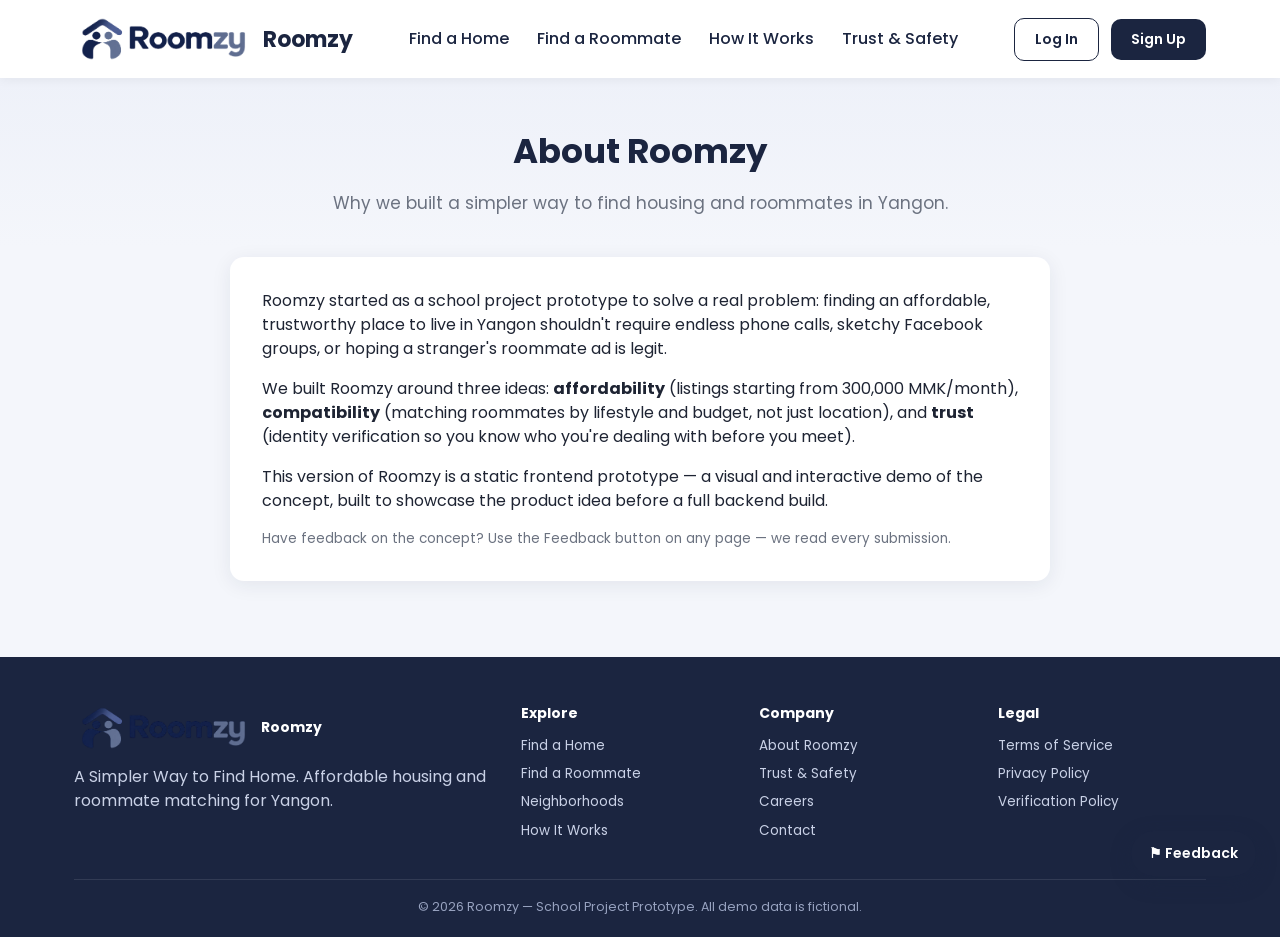
<file: about.html>
<!DOCTYPE html>
<html lang="en">
<head>
<meta charset="UTF-8">
<meta name="viewport" content="width=device-width, initial-scale=1.0">
<title>About - Roomzy</title>
<link rel="stylesheet" href="style.css">
<link rel="preconnect" href="https://fonts.googleapis.com">
<link href="https://fonts.googleapis.com/css2?family=Poppins:wght@400;500;600;700&display=swap" rel="stylesheet">
</head>
<body>

<nav class="navbar">
  <div class="nav-inner">
    <a href="index.html" class="logo"><img src="real-logo.png" alt="Roomzy">Roomzy</a>
    <div class="nav-links">
      <a href="find-a-home.html">Find a Home</a>
      <a href="index.html#roommate">Find a Roommate</a>
      <a href="index.html#how">How It Works</a>
      <a href="index.html#trust">Trust & Safety</a>
    </div>
    <div class="nav-actions" id="navActions"></div>
  </div>
</nav>

<div class="hero" style="padding:48px 0 30px;">
  <div class="container">
    <h1 style="font-size:34px;">About Roomzy</h1>
    <p style="max-width:700px;margin:0 auto;">Why we built a simpler way to find housing and roommates in Yangon.</p>
  </div>
</div>

<div class="container section" style="padding-top:10px;">
  <div style="background:var(--white);border-radius:var(--radius);box-shadow:var(--shadow);padding:32px;max-width:820px;margin:0 auto;">
    <p style="margin-bottom:16px;">Roomzy started as a school project prototype to solve a real problem: finding an affordable, trustworthy place to live in Yangon shouldn't require endless phone calls, sketchy Facebook groups, or hoping a stranger's roommate ad is legit.</p>
    <p style="margin-bottom:16px;">We built Roomzy around three ideas: <b>affordability</b> (listings starting from 300,000 MMK/month), <b>compatibility</b> (matching roommates by lifestyle and budget, not just location), and <b>trust</b> (identity verification so you know who you're dealing with before you meet).</p>
    <p style="margin-bottom:16px;">This version of Roomzy is a static frontend prototype — a visual and interactive demo of the concept, built to showcase the product idea before a full backend build.</p>
    <p style="color:var(--muted);font-size:13.5px;">Have feedback on the concept? Use the Feedback button on any page — we read every submission.</p>
  </div>
</div>

<footer>
  <div class="container">
    <div class="footer-grid">
      <div>
        <h5><a href="index.html" style="color:#fff;display:flex;align-items:center;gap:8px;"><img src="real-logo.png" alt="Roomzy" style="height:50px;">Roomzy</a></h5>
        <p style="margin-top:10px;">A Simpler Way to Find Home. Affordable housing and roommate matching for Yangon.</p>
      </div>
      <div>
        <h5>Explore</h5>
        <ul>
          <li><a href="find-a-home.html">Find a Home</a></li>
          <li><a href="index.html#roommate">Find a Roommate</a></li>
          <li><a href="index.html#neighborhoods">Neighborhoods</a></li>
          <li><a href="index.html#how">How It Works</a></li>
        </ul>
      </div>
      <div>
        <h5>Company</h5>
        <ul>
          <li><a href="about.html">About Roomzy</a></li>
          <li><a href="index.html#trust">Trust & Safety</a></li>
          <li><a href="careers.html">Careers</a></li>
          <li><a href="contact.html">Contact</a></li>
        </ul>
      </div>
      <div>
        <h5>Legal</h5>
        <ul>
          <li><a href="terms.html">Terms of Service</a></li>
          <li><a href="privacy.html">Privacy Policy</a></li>
          <li><a href="verification.html">Verification Policy</a></li>
        </ul>
      </div>
    </div>
    <div class="footer-bottom">© 2026 Roomzy — School Project Prototype. All demo data is fictional.</div>
  </div>
</footer>

<div id="toast" class="toast"></div>
<script src="app.js"></script>
</body>
</html>
</file>
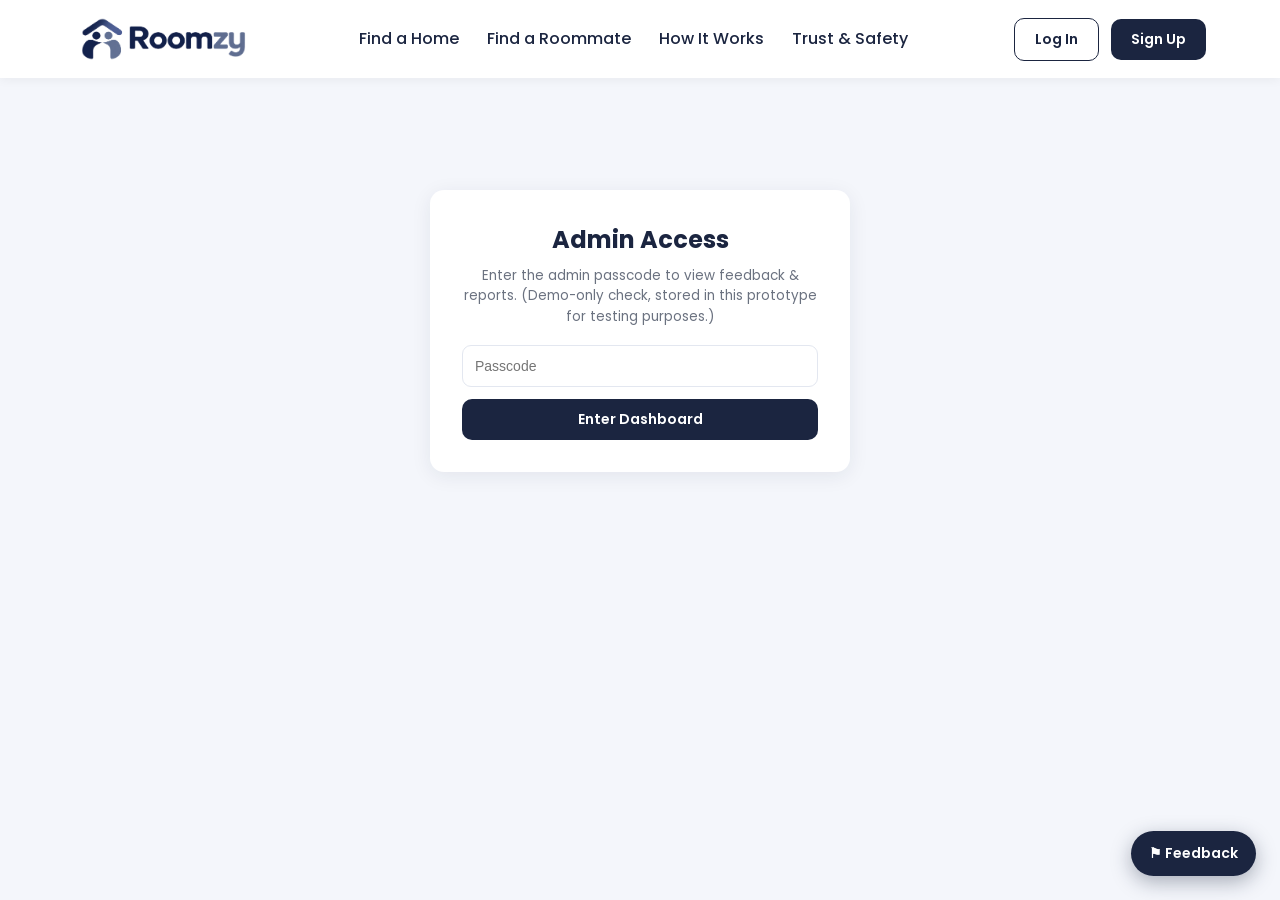
<file: admin.html>
<!DOCTYPE html>
<html lang="en">
<head>
<meta charset="UTF-8">
<meta name="viewport" content="width=device-width, initial-scale=1.0">
<title>Admin Dashboard - Roomzy</title>
<link rel="stylesheet" href="style.css">
<link rel="preconnect" href="https://fonts.googleapis.com">
<link href="https://fonts.googleapis.com/css2?family=Poppins:wght@400;500;600;700&display=swap" rel="stylesheet">
<style>
  /* ===== Admin-only styles (kept separate from style.css so you can move them later) ===== */
  .admin-wrap{padding:32px 0 60px;}
  .admin-head{display:flex;justify-content:space-between;align-items:flex-end;flex-wrap:wrap;gap:12px;margin-bottom:24px;}
  .admin-head h1{color:var(--navy);font-size:26px;}
  .admin-head p{color:var(--muted);font-size:13.5px;margin-top:4px;}
  .admin-stats{display:grid;grid-template-columns:repeat(auto-fit,minmax(160px,1fr));gap:16px;margin-bottom:28px;}
  .admin-stat{background:var(--white);border-radius:var(--radius);box-shadow:var(--shadow);padding:18px;text-align:center;}
  .admin-stat .num{font-size:26px;font-weight:700;color:var(--navy);}
  .admin-stat .lbl{font-size:12.5px;color:var(--muted);margin-top:2px;}
  .admin-toolbar{display:flex;gap:10px;flex-wrap:wrap;align-items:center;margin-bottom:18px;}
  .admin-toolbar select,.admin-toolbar input{
    padding:10px 12px;border:1.5px solid #e3e7f0;border-radius:9px;font-size:13.5px;background:var(--white);color:var(--text);
  }
  .admin-toolbar input{flex:1;min-width:180px;}
  .admin-table-wrap{background:var(--white);border-radius:var(--radius);box-shadow:var(--shadow);overflow-x:auto;}
  table.admin-table{width:100%;border-collapse:collapse;font-size:13.5px;min-width:760px;}
  table.admin-table th{
    text-align:left;background:var(--bg);color:var(--navy);font-size:12px;text-transform:uppercase;
    letter-spacing:.03em;padding:12px 14px;border-bottom:1.5px solid #e3e7f0;white-space:nowrap;
  }
  table.admin-table td{padding:12px 14px;border-bottom:1px solid #eef1f7;vertical-align:top;}
  table.admin-table tr:last-child td{border-bottom:none;}
  table.admin-table tr:hover{background:#f8f9fc;}
  .pill{display:inline-block;padding:4px 10px;border-radius:20px;font-size:11.5px;font-weight:700;}
  .pill-Feedback{background:#e7ecfb;color:#2c3a63;}
  .pill-Bug{background:#fde8e8;color:#c0392b;}
  .pill-Listing{background:#fef3d6;color:#9a6c00;}
  .pill-User{background:#f3e1fb;color:#7a2ea8;}
  .pill-Other{background:#e6f6ec;color:#1e6b3f;}
  .status-pill{display:inline-block;padding:4px 10px;border-radius:20px;font-size:11.5px;font-weight:700;cursor:pointer;border:none;}
  .status-Open{background:#fde8e8;color:#c0392b;}
  .status-Reviewing{background:#fef3d6;color:#9a6c00;}
  .status-Resolved{background:#e6f6ec;color:#1e6b3f;}
  .subject-cell{font-weight:600;color:var(--navy);max-width:180px;}
  .details-cell{max-width:280px;color:var(--muted);}
  .meta-cell{font-size:12px;color:var(--muted);white-space:nowrap;}
  .del-btn{background:none;color:#c0392b;font-size:16px;padding:4px 8px;border-radius:6px;}
  .del-btn:hover{background:#fde8e8;}
  .empty-state{padding:50px 20px;text-align:center;color:var(--muted);}
  .empty-state .icon{font-size:34px;margin-bottom:10px;}
  .admin-lock{
    max-width:420px;margin:80px auto;background:var(--white);border-radius:var(--radius);
    box-shadow:var(--shadow);padding:32px;text-align:center;
  }
  .admin-lock h2{color:var(--navy);margin-bottom:8px;}
  .admin-lock p{color:var(--muted);font-size:13.5px;margin-bottom:18px;}
  .admin-lock input{width:100%;padding:12px;border:1.5px solid #e3e7f0;border-radius:9px;margin-bottom:12px;font-size:14px;}
  .export-btn{font-size:13px;}
  @media(max-width:700px){
    .admin-head{flex-direction:column;align-items:flex-start;}
  }
</style>
</head>
<body>

<nav class="navbar">
  <div class="nav-inner">
    <a href="index.html" class="logo"><img src="real-logo.png" alt="Roomzy"></a>
    <div class="nav-links">
      <a href="find-a-home.html">Find a Home</a>
      <a href="index.html#roommate">Find a Roommate</a>
      <a href="index.html#how">How It Works</a>
      <a href="index.html#trust">Trust & Safety</a>
    </div>
    <div class="nav-actions" id="navActions"></div>
  </div>
</nav>

<div class="container admin-wrap" id="adminGate">
  <div class="admin-lock" id="lockBox">
    <h2>Admin Access</h2>
    <p>Enter the admin passcode to view feedback &amp; reports. (Demo-only check, stored in this prototype for testing purposes.)</p>
    <input type="password" id="adminPass" placeholder="Passcode">
    <button class="btn btn-primary" style="width:100%" onclick="checkAdminPass()">Enter Dashboard</button>
  </div>
</div>

<div class="container admin-wrap" id="adminContent" style="display:none;">
  <div class="admin-head">
    <div>
      <h1>Admin Dashboard</h1>
      <p>Review feedback, bug reports, and flagged listings/users submitted through the site.</p>
    </div>
    <div style="display:flex;gap:10px;">
      <button class="btn btn-outline export-btn" onclick="exportCSV()">Export CSV</button>
      <button class="btn btn-outline export-btn" onclick="clearAllFeedback()">Clear All</button>
    </div>
  </div>

  <div class="admin-stats" id="adminStats"></div>

  <div class="admin-toolbar">
    <select id="filterType" onchange="renderAdminTable()">
      <option value="">All Types</option>
      <option value="Feedback">General Feedback</option>
      <option value="Bug">Bug</option>
      <option value="Listing">Listing</option>
      <option value="User">User</option>
      <option value="Other">Other</option>
    </select>
    <select id="filterStatus" onchange="renderAdminTable()">
      <option value="">All Statuses</option>
      <option value="Open">Open</option>
      <option value="Reviewing">Reviewing</option>
      <option value="Resolved">Resolved</option>
    </select>
    <input type="text" id="searchBox" placeholder="Search subject or details..." oninput="renderAdminTable()">
  </div>

  <div class="admin-table-wrap">
    <table class="admin-table">
      <thead>
        <tr>
          <th>Type</th>
          <th>Subject</th>
          <th>Details</th>
          <th>Reported By</th>
          <th>Page</th>
          <th>Date</th>
          <th>Status</th>
          <th></th>
        </tr>
      </thead>
      <tbody id="adminTableBody"></tbody>
    </table>
    <div class="empty-state" id="emptyState" style="display:none;">
      <div class="icon">&#128203;</div>
      <p>No feedback or reports match your filters yet.</p>
    </div>
  </div>
</div>

<div id="toast" class="toast"></div>

<script src="app.js"></script>
<script>
/* ===================== ADMIN DASHBOARD LOGIC =====================
   Reads/writes the same 'roomzy_feedback' localStorage key used by
   the Feedback & Report button on the public-facing pages.
   Passcode check is a demo-only client-side gate — NOT real security.
   In a real backend build, this whole page becomes a protected admin
   route guarded by server-side auth + role checks (see README).
=================================================================== */

const ADMIN_PASSCODE = "roomzy2026"; // change this anytime, it's just a local demo gate

function checkAdminPass(){
  const val = document.getElementById('adminPass').value;
  if(val === ADMIN_PASSCODE){
    sessionStorage.setItem('roomzy_admin_ok','1');
    document.getElementById('adminGate').style.display='none';
    document.getElementById('adminContent').style.display='block';
    renderAdminDashboard();
  } else {
    toast('Incorrect passcode');
  }
}

function getFeedbackList(){
  return JSON.parse(localStorage.getItem('roomzy_feedback') || '[]');
}
function saveFeedbackList(list){
  localStorage.setItem('roomzy_feedback', JSON.stringify(list));
}

function renderAdminStats(){
  const list = getFeedbackList();
  const open = list.filter(x=>x.status==='Open').length;
  const reviewing = list.filter(x=>x.status==='Reviewing').length;
  const resolved = list.filter(x=>x.status==='Resolved').length;
  const stats = [
    {num:list.length, lbl:'Total Reports'},
    {num:open, lbl:'Open'},
    {num:reviewing, lbl:'Reviewing'},
    {num:resolved, lbl:'Resolved'}
  ];
  document.getElementById('adminStats').innerHTML = stats.map(s=>
    `<div class="admin-stat"><div class="num">${s.num}</div><div class="lbl">${s.lbl}</div></div>`
  ).join('');
}

function renderAdminTable(){
  const list = getFeedbackList().sort((a,b)=> b.id - a.id);
  const typeF = document.getElementById('filterType').value;
  const statusF = document.getElementById('filterStatus').value;
  const q = document.getElementById('searchBox').value.toLowerCase();

  const filtered = list.filter(item=>{
    if(typeF && item.type !== typeF) return false;
    if(statusF && item.status !== statusF) return false;
    if(q && !(item.subject.toLowerCase().includes(q) || item.details.toLowerCase().includes(q))) return false;
    return true;
  });

  const body = document.getElementById('adminTableBody');
  const empty = document.getElementById('emptyState');

  if(filtered.length === 0){
    body.innerHTML = '';
    empty.style.display = 'block';
    return;
  }
  empty.style.display = 'none';

  body.innerHTML = filtered.map(item=>{
    const dt = new Date(item.date);
    const dateStr = dt.toLocaleDateString() + ' ' + dt.toLocaleTimeString([], {hour:'2-digit',minute:'2-digit'});
    return `
      <tr>
        <td><span class="pill pill-${item.type}">${item.type}</span></td>
        <td class="subject-cell">${escapeHtml(item.subject)}</td>
        <td class="details-cell">${escapeHtml(item.details)}</td>
        <td class="meta-cell">${item.email ? escapeHtml(item.email) : '<em>anonymous</em>'}</td>
        <td class="meta-cell">${escapeHtml(item.page || '-')}</td>
        <td class="meta-cell">${dateStr}</td>
        <td>
          <select class="status-pill status-${item.status}" onchange="updateStatus(${item.id}, this.value)">
            <option value="Open" ${item.status==='Open'?'selected':''}>Open</option>
            <option value="Reviewing" ${item.status==='Reviewing'?'selected':''}>Reviewing</option>
            <option value="Resolved" ${item.status==='Resolved'?'selected':''}>Resolved</option>
          </select>
        </td>
        <td><button class="del-btn" onclick="deleteFeedback(${item.id})" title="Delete">&times;</button></td>
      </tr>`;
  }).join('');
}

function updateStatus(id, newStatus){
  const list = getFeedbackList();
  const idx = list.findIndex(x=>x.id === id);
  if(idx > -1){
    list[idx].status = newStatus;
    saveFeedbackList(list);
    toast('Status updated to ' + newStatus);
    renderAdminStats();
    renderAdminTable();
  }
}

function deleteFeedback(id){
  if(!confirm('Delete this report? This cannot be undone.')) return;
  let list = getFeedbackList();
  list = list.filter(x=>x.id !== id);
  saveFeedbackList(list);
  toast('Report deleted');
  renderAdminStats();
  renderAdminTable();
}

function clearAllFeedback(){
  if(!confirm('Clear ALL feedback and reports? This cannot be undone.')) return;
  saveFeedbackList([]);
  toast('All reports cleared');
  renderAdminStats();
  renderAdminTable();
}

function exportCSV(){
  const list = getFeedbackList();
  if(list.length === 0){ toast('No data to export'); return; }
  const headers = ['id','type','subject','details','email','page','date','status'];
  const rows = list.map(item => headers.map(h => `"${String(item[h]||'').replace(/"/g,'""')}"`).join(','));
  const csv = headers.join(',') + '\n' + rows.join('\n');
  const blob = new Blob([csv], {type:'text/csv'});
  const url = URL.createObjectURL(blob);
  const a = document.createElement('a');
  a.href = url;
  a.download = 'roomzy_feedback_export.csv';
  a.click();
  URL.revokeObjectURL(url);
  toast('CSV exported');
}

function escapeHtml(str){
  const div = document.createElement('div');
  div.textContent = str;
  return div.innerHTML;
}

function renderAdminDashboard(){
  renderAdminStats();
  renderAdminTable();
}

document.addEventListener('DOMContentLoaded', function(){
  if(sessionStorage.getItem('roomzy_admin_ok') === '1'){
    document.getElementById('adminGate').style.display='none';
    document.getElementById('adminContent').style.display='block';
    renderAdminDashboard();
  }
});
</script>
</body>
</html>
</file>
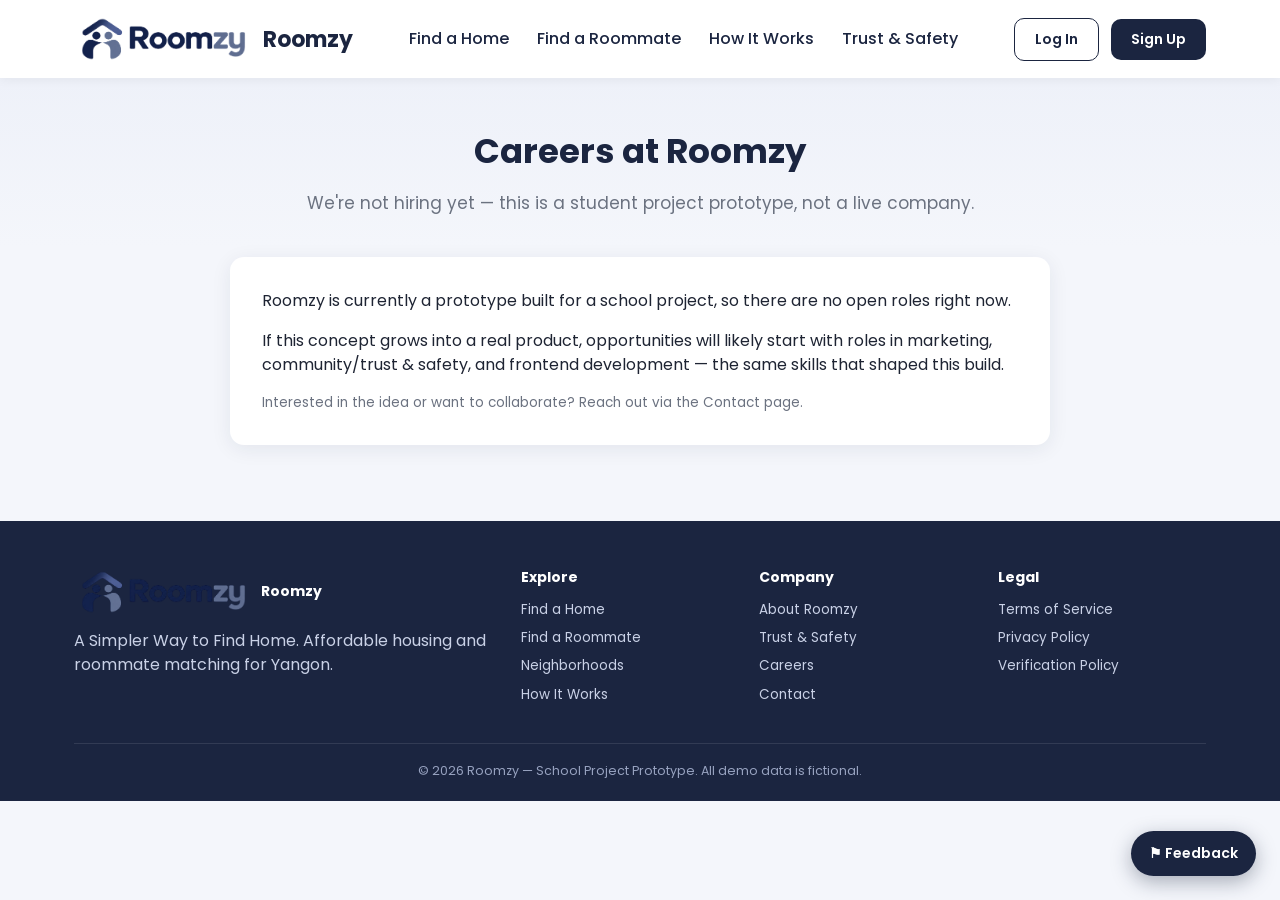
<file: careers.html>
<!DOCTYPE html>
<html lang="en">
<head>
<meta charset="UTF-8">
<meta name="viewport" content="width=device-width, initial-scale=1.0">
<title>Careers - Roomzy</title>
<link rel="stylesheet" href="style.css">
<link rel="preconnect" href="https://fonts.googleapis.com">
<link href="https://fonts.googleapis.com/css2?family=Poppins:wght@400;500;600;700&display=swap" rel="stylesheet">
</head>
<body>

<nav class="navbar">
  <div class="nav-inner">
    <a href="index.html" class="logo"><img src="real-logo.png" alt="Roomzy">Roomzy</a>
    <div class="nav-links">
      <a href="find-a-home.html">Find a Home</a>
      <a href="index.html#roommate">Find a Roommate</a>
      <a href="index.html#how">How It Works</a>
      <a href="index.html#trust">Trust & Safety</a>
    </div>
    <div class="nav-actions" id="navActions"></div>
  </div>
</nav>

<div class="hero" style="padding:48px 0 30px;">
  <div class="container">
    <h1 style="font-size:34px;">Careers at Roomzy</h1>
    <p style="max-width:700px;margin:0 auto;">We're not hiring yet — this is a student project prototype, not a live company.</p>
  </div>
</div>

<div class="container section" style="padding-top:10px;">
  <div style="background:var(--white);border-radius:var(--radius);box-shadow:var(--shadow);padding:32px;max-width:820px;margin:0 auto;">
    <p style="margin-bottom:16px;">Roomzy is currently a prototype built for a school project, so there are no open roles right now.</p>
    <p style="margin-bottom:16px;">If this concept grows into a real product, opportunities will likely start with roles in marketing, community/trust & safety, and frontend development — the same skills that shaped this build.</p>
    <p style="color:var(--muted);font-size:13.5px;">Interested in the idea or want to collaborate? Reach out via the Contact page.</p>
  </div>
</div>

<footer>
  <div class="container">
    <div class="footer-grid">
      <div>
        <h5><a href="index.html" style="color:#fff;display:flex;align-items:center;gap:8px;"><img src="real-logo.png" alt="Roomzy" style="height:50px;">Roomzy</a></h5>
        <p style="margin-top:10px;">A Simpler Way to Find Home. Affordable housing and roommate matching for Yangon.</p>
      </div>
      <div>
        <h5>Explore</h5>
        <ul>
          <li><a href="find-a-home.html">Find a Home</a></li>
          <li><a href="index.html#roommate">Find a Roommate</a></li>
          <li><a href="index.html#neighborhoods">Neighborhoods</a></li>
          <li><a href="index.html#how">How It Works</a></li>
        </ul>
      </div>
      <div>
        <h5>Company</h5>
        <ul>
          <li><a href="about.html">About Roomzy</a></li>
          <li><a href="index.html#trust">Trust & Safety</a></li>
          <li><a href="careers.html">Careers</a></li>
          <li><a href="contact.html">Contact</a></li>
        </ul>
      </div>
      <div>
        <h5>Legal</h5>
        <ul>
          <li><a href="terms.html">Terms of Service</a></li>
          <li><a href="privacy.html">Privacy Policy</a></li>
          <li><a href="verification.html">Verification Policy</a></li>
        </ul>
      </div>
    </div>
    <div class="footer-bottom">© 2026 Roomzy — School Project Prototype. All demo data is fictional.</div>
  </div>
</footer>

<div id="toast" class="toast"></div>
<script src="app.js"></script>
</body>
</html>
</file>
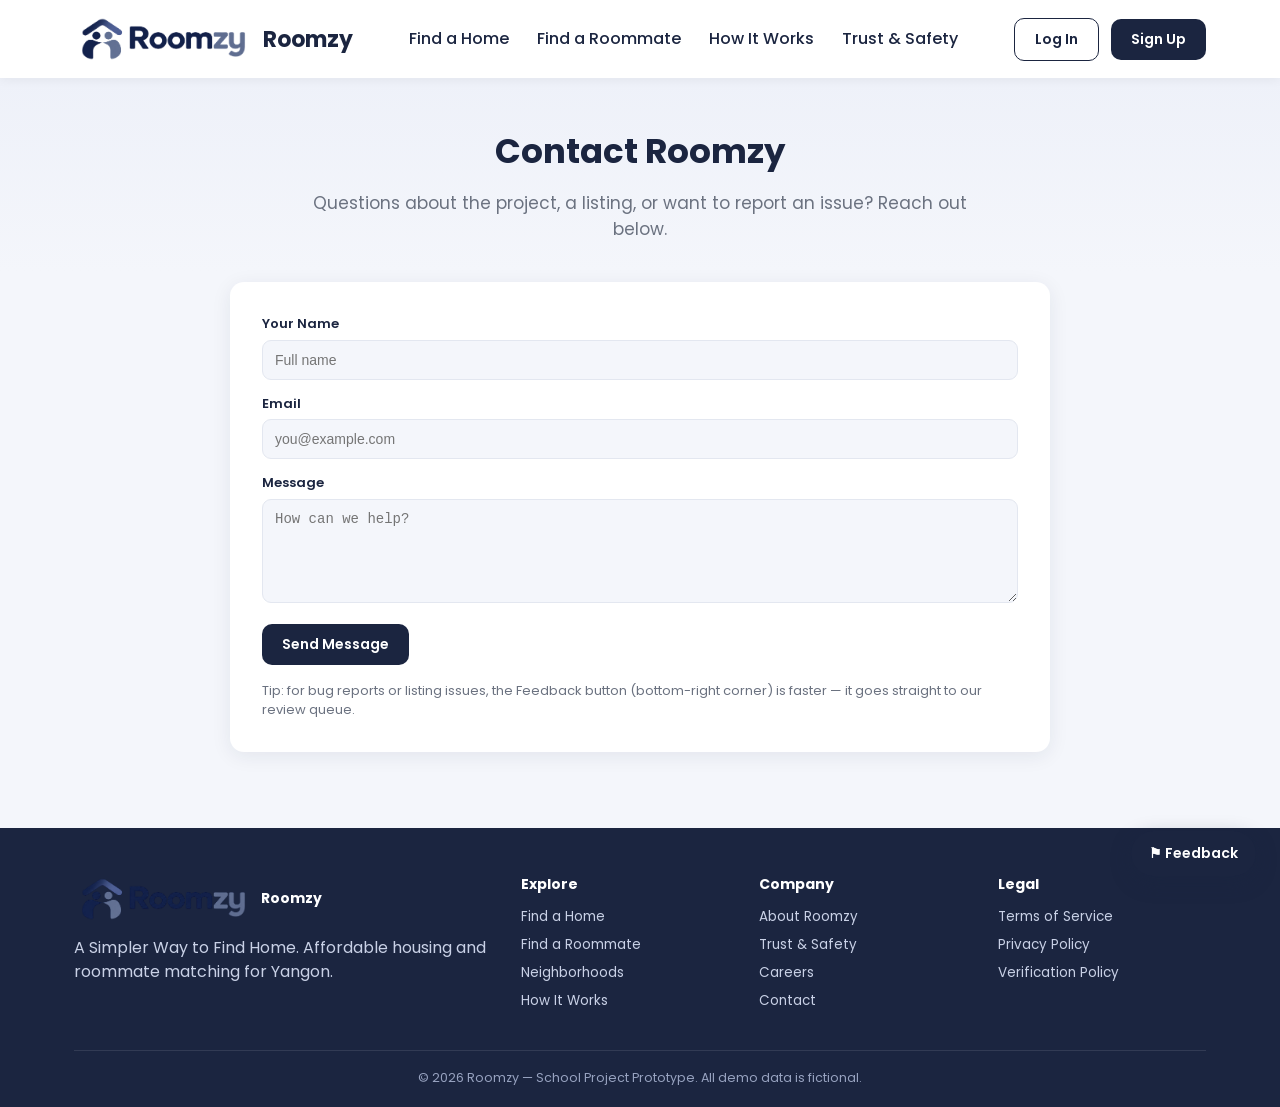
<file: contact.html>
<!DOCTYPE html>
<html lang="en">
<head>
<meta charset="UTF-8">
<meta name="viewport" content="width=device-width, initial-scale=1.0">
<title>Contact - Roomzy</title>
<link rel="stylesheet" href="style.css">
<link rel="preconnect" href="https://fonts.googleapis.com">
<link href="https://fonts.googleapis.com/css2?family=Poppins:wght@400;500;600;700&display=swap" rel="stylesheet">
</head>
<body>

<nav class="navbar">
  <div class="nav-inner">
    <a href="index.html" class="logo"><img src="real-logo.png" alt="Roomzy">Roomzy</a>
    <div class="nav-links">
      <a href="find-a-home.html">Find a Home</a>
      <a href="index.html#roommate">Find a Roommate</a>
      <a href="index.html#how">How It Works</a>
      <a href="index.html#trust">Trust & Safety</a>
    </div>
    <div class="nav-actions" id="navActions"></div>
  </div>
</nav>

<div class="hero" style="padding:48px 0 30px;">
  <div class="container">
    <h1 style="font-size:34px;">Contact Roomzy</h1>
    <p style="max-width:700px;margin:0 auto;">Questions about the project, a listing, or want to report an issue? Reach out below.</p>
  </div>
</div>

<div class="container section" style="padding-top:10px;">
  <div style="background:var(--white);border-radius:var(--radius);box-shadow:var(--shadow);padding:32px;max-width:820px;margin:0 auto;">
    <form id="contactUsForm" onsubmit="handleContactUs(event)">
      <div class="form-group">
        <label>Your Name</label>
        <input type="text" name="name" placeholder="Full name" required>
      </div>
      <div class="form-group">
        <label>Email</label>
        <input type="email" name="email" placeholder="you@example.com" required>
      </div>
      <div class="form-group">
        <label>Message</label>
        <textarea name="message" rows="5" placeholder="How can we help?" required></textarea>
      </div>
      <button type="submit" class="btn btn-primary">Send Message</button>
    </form>
    <p style="color:var(--muted);font-size:13px;margin-top:16px;">Tip: for bug reports or listing issues, the Feedback button (bottom-right corner) is faster — it goes straight to our review queue.</p>
  </div>
</div>

<footer>
  <div class="container">
    <div class="footer-grid">
      <div>
        <h5><a href="index.html" style="color:#fff;display:flex;align-items:center;gap:8px;"><img src="real-logo.png" alt="Roomzy" style="height:50px;">Roomzy</a></h5>
        <p style="margin-top:10px;">A Simpler Way to Find Home. Affordable housing and roommate matching for Yangon.</p>
      </div>
      <div>
        <h5>Explore</h5>
        <ul>
          <li><a href="find-a-home.html">Find a Home</a></li>
          <li><a href="index.html#roommate">Find a Roommate</a></li>
          <li><a href="index.html#neighborhoods">Neighborhoods</a></li>
          <li><a href="index.html#how">How It Works</a></li>
        </ul>
      </div>
      <div>
        <h5>Company</h5>
        <ul>
          <li><a href="about.html">About Roomzy</a></li>
          <li><a href="index.html#trust">Trust & Safety</a></li>
          <li><a href="careers.html">Careers</a></li>
          <li><a href="contact.html">Contact</a></li>
        </ul>
      </div>
      <div>
        <h5>Legal</h5>
        <ul>
          <li><a href="terms.html">Terms of Service</a></li>
          <li><a href="privacy.html">Privacy Policy</a></li>
          <li><a href="verification.html">Verification Policy</a></li>
        </ul>
      </div>
    </div>
    <div class="footer-bottom">© 2026 Roomzy — School Project Prototype. All demo data is fictional.</div>
  </div>
</footer>

<div id="toast" class="toast"></div>
<script src="app.js"></script>
<script>
function handleContactUs(e){
  e.preventDefault();
  toast("Message sent! We will get back to you soon.");
  e.target.reset();
}
</script>
</body>
</html>
</file>
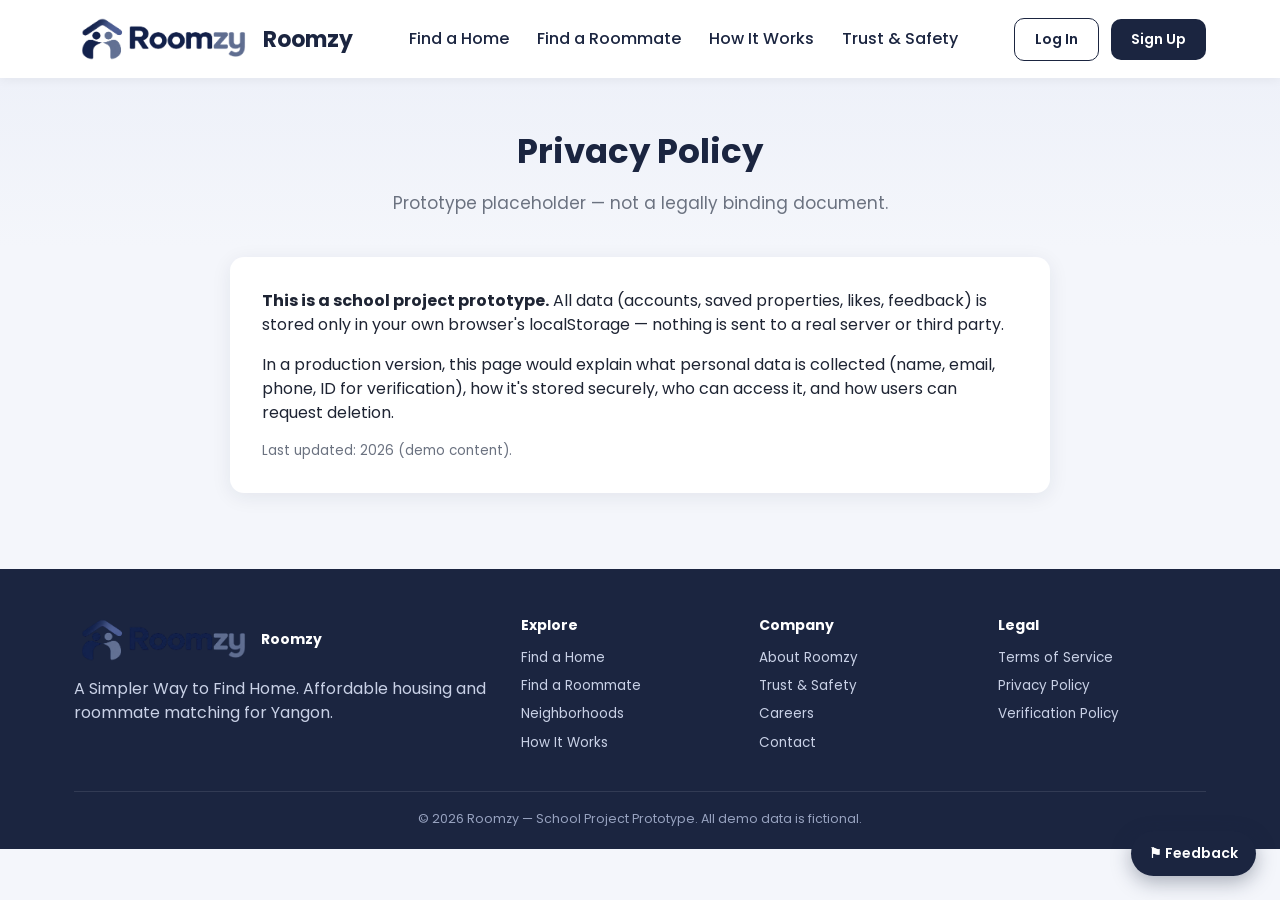
<file: privacy.html>
<!DOCTYPE html>
<html lang="en">
<head>
<meta charset="UTF-8">
<meta name="viewport" content="width=device-width, initial-scale=1.0">
<title>Privacy Policy - Roomzy</title>
<link rel="stylesheet" href="style.css">
<link rel="preconnect" href="https://fonts.googleapis.com">
<link href="https://fonts.googleapis.com/css2?family=Poppins:wght@400;500;600;700&display=swap" rel="stylesheet">
</head>
<body>

<nav class="navbar">
  <div class="nav-inner">
    <a href="index.html" class="logo"><img src="real-logo.png" alt="Roomzy">Roomzy</a>
    <div class="nav-links">
      <a href="find-a-home.html">Find a Home</a>
      <a href="index.html#roommate">Find a Roommate</a>
      <a href="index.html#how">How It Works</a>
      <a href="index.html#trust">Trust & Safety</a>
    </div>
    <div class="nav-actions" id="navActions"></div>
  </div>
</nav>

<div class="hero" style="padding:48px 0 30px;">
  <div class="container">
    <h1 style="font-size:34px;">Privacy Policy</h1>
    <p style="max-width:700px;margin:0 auto;">Prototype placeholder — not a legally binding document.</p>
  </div>
</div>

<div class="container section" style="padding-top:10px;">
  <div style="background:var(--white);border-radius:var(--radius);box-shadow:var(--shadow);padding:32px;max-width:820px;margin:0 auto;">
    <p style="margin-bottom:16px;"><b>This is a school project prototype.</b> All data (accounts, saved properties, likes, feedback) is stored only in your own browser's localStorage — nothing is sent to a real server or third party.</p>
    <p style="margin-bottom:16px;">In a production version, this page would explain what personal data is collected (name, email, phone, ID for verification), how it's stored securely, who can access it, and how users can request deletion.</p>
    <p style="color:var(--muted);font-size:13.5px;">Last updated: 2026 (demo content).</p>
  </div>
</div>

<footer>
  <div class="container">
    <div class="footer-grid">
      <div>
        <h5><a href="index.html" style="color:#fff;display:flex;align-items:center;gap:8px;"><img src="real-logo.png" alt="Roomzy" style="height:50px;">Roomzy</a></h5>
        <p style="margin-top:10px;">A Simpler Way to Find Home. Affordable housing and roommate matching for Yangon.</p>
      </div>
      <div>
        <h5>Explore</h5>
        <ul>
          <li><a href="find-a-home.html">Find a Home</a></li>
          <li><a href="index.html#roommate">Find a Roommate</a></li>
          <li><a href="index.html#neighborhoods">Neighborhoods</a></li>
          <li><a href="index.html#how">How It Works</a></li>
        </ul>
      </div>
      <div>
        <h5>Company</h5>
        <ul>
          <li><a href="about.html">About Roomzy</a></li>
          <li><a href="index.html#trust">Trust & Safety</a></li>
          <li><a href="careers.html">Careers</a></li>
          <li><a href="contact.html">Contact</a></li>
        </ul>
      </div>
      <div>
        <h5>Legal</h5>
        <ul>
          <li><a href="terms.html">Terms of Service</a></li>
          <li><a href="privacy.html">Privacy Policy</a></li>
          <li><a href="verification.html">Verification Policy</a></li>
        </ul>
      </div>
    </div>
    <div class="footer-bottom">© 2026 Roomzy — School Project Prototype. All demo data is fictional.</div>
  </div>
</footer>

<div id="toast" class="toast"></div>
<script src="app.js"></script>
</body>
</html>
</file>
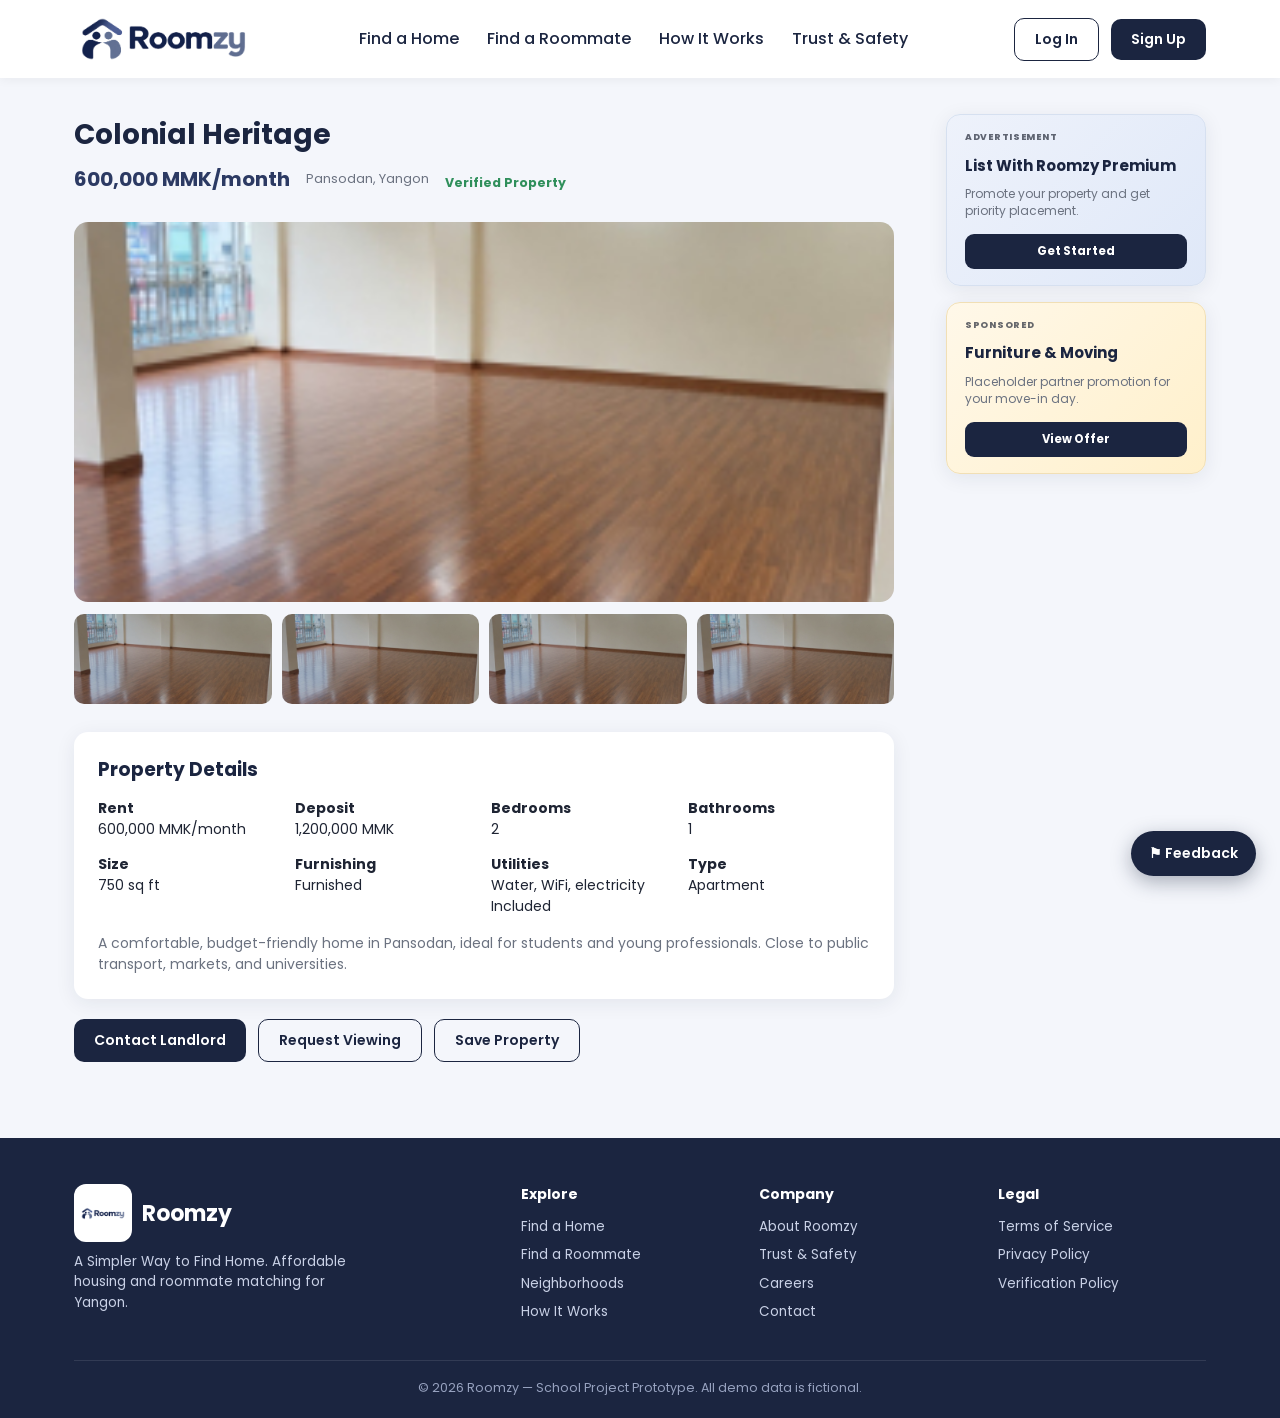
<file: property.html>
<!DOCTYPE html>
<html lang="en">
<head>
<meta charset="UTF-8">
<meta name="viewport" content="width=device-width, initial-scale=1.0">
<title>Property Detail — Roomzy</title>
<link rel="stylesheet" href="style.css">
<link href="https://fonts.googleapis.com/css2?family=Poppins:wght@400;500;600;700&display=swap" rel="stylesheet">
</head>
<body>


<nav class="navbar">
  <div class="nav-inner">
    <a href="index.html" class="logo"><img src="real-logo.png" alt="Roomzy"></a>
    <div class="nav-links">
      <a href="find-a-home.html">Find a Home</a>
      <a href="index.html#roommate">Find a Roommate</a>
      <a href="index.html#how">How It Works</a>
      <a href="index.html#trust">Trust & Safety</a>
    </div>
    <div class="nav-actions" id="navActions"></div>
    <button class="hamburger">☰</button>
  </div>
</nav>


<section class="section" style="padding-top:36px;">
  <div class="container with-ad-rail">
    <div class="main-column" style="max-width:820px;">
      <div id="propertyDetail"></div>
    </div>
    <aside class="ad-rail" aria-label="Advertisements">
      <div class="placeholder-ad ad-rail-card ad-blue">
        <span class="ad-label">ADVERTISEMENT</span>
        <strong>List With Roomzy Premium</strong>
        <p>Promote your property and get priority placement.</p>
        <button class="ad-action" onclick="toast('Premium Listing — coming soon!')">Get Started</button>
      </div>
      <div class="placeholder-ad ad-rail-card ad-amber">
        <span class="ad-label">SPONSORED</span>
        <strong>Furniture & Moving</strong>
        <p>Placeholder partner promotion for your move-in day.</p>
        <button class="ad-action" onclick="toast('Placeholder partner ad')">View Offer</button>
      </div>
    </aside>
  </div>
</section>


<footer>
  <div class="container">
    <div class="footer-grid">
      <div>
        <div class="logo" style="color:#fff;margin-bottom:10px;">
          <span class="footer-logo-badge"><img src="real-logo.png" alt=""></span>Roomzy
        </div>
        <p style="font-size:13.5px;max-width:280px;">A Simpler Way to Find Home. Affordable housing and roommate matching for Yangon.</p>
      </div>
      <div>
        <h5>Explore</h5>
        <ul>
          <li><a href="find-a-home.html">Find a Home</a></li>
          <li><a href="index.html#roommate">Find a Roommate</a></li>
          <li><a href="index.html#neighborhoods">Neighborhoods</a></li>
          <li><a href="index.html#how">How It Works</a></li>
        </ul>
      </div>
      <div>
        <h5>Company</h5>
        <ul>
          <li><a href="about.html">About Roomzy</a></li>
          <li><a href="index.html#trust">Trust & Safety</a></li>
          <li><a href="careers.html">Careers</a></li>
          <li><a href="contact.html">Contact</a></li>
        </ul>
      </div>
      <div>
        <h5>Legal</h5>
        <ul>
          <li><a href="terms.html">Terms of Service</a></li>
          <li><a href="privacy.html">Privacy Policy</a></li>
          <li><a href="verification.html">Verification Policy</a></li>
        </ul>
      </div>
    </div>
    <div class="footer-bottom">© 2026 Roomzy — School Project Prototype. All demo data is fictional.</div>
  </div>
</footer>


<div class="modal-overlay" id="loginModal">
  <div class="modal">
    <button class="modal-close" onclick="closeModal('loginModal')">✕</button>
    <h3>Welcome Back</h3>
    <p class="sub">Log in to your Roomzy account</p>
    <form onsubmit="handleLogin(event)">
      <div class="form-group"><label>Email</label><input type="email" name="email" required placeholder="you@example.com"></div>
      <div class="form-group"><label>Password</label><input type="password" name="password" required placeholder="••••••••"></div>
      <button class="btn btn-primary" type="submit">Log In</button>
    </form>
    <div class="form-toggle">Don't have an account? <span onclick="closeModal('loginModal');openModal('registerModal')">Sign up</span></div>
  </div>
</div>

<div class="modal-overlay" id="registerModal">
  <div class="modal">
    <button class="modal-close" onclick="closeModal('registerModal')">✕</button>
    <h3>Create Your Account</h3>
    <p class="sub">Join Roomzy — you must be 18 or older. Your roommate matches will be based on the preferences you enter below.</p>

    <form onsubmit="handleRegister(event)">
      <div class="profile-section-title">Account details</div>
      <div class="form-row">
        <div class="form-group"><label>Full Name</label><input type="text" name="fullname" required placeholder="Your full name"></div>
        <div class="form-group"><label>Profile Name</label><input type="text" name="profilename" required placeholder="How others see you"></div>
      </div>
      <div class="form-row">
        <div class="form-group"><label>Email</label><input type="email" name="email" required placeholder="you@example.com"></div>
        <div class="form-group"><label>Password</label><input type="password" name="password" required minlength="6" placeholder="At least 6 characters"></div>
      </div>
      <div class="form-row">
        <div class="form-group"><label>Phone Number</label><input type="tel" name="phone" required placeholder="09-xxx-xxxxxx"></div>
        <div class="form-group"><label>Date of Birth</label><input type="date" name="dob" required></div>
      </div>

      <div class="profile-section-title">Roommate preferences</div>
      <div class="form-row">
        <div class="form-group">
          <label>Preferred Location</label>
          <select name="location" required>
            <option value="">Select township</option>
            <option>Sanchaung</option><option>Kamayut</option><option>Bahan</option>
            <option>Yankin</option><option>Hlaing</option><option>Tamwe</option>
            <option>Pansodan</option><option>Dagon</option><option>Downtown Yangon</option>
          </select>
        </div>
        <div class="form-group">
          <label>Budget per month (MMK)</label>
          <div class="form-row" style="gap:8px;">
            <input type="number" name="budgetMin" required min="300000" step="10000" placeholder="Min (e.g. 300000)">
            <input type="number" name="budgetMax" required min="300000" step="10000" placeholder="Max (e.g. 500000)">
          </div>
        </div>
      </div>

      <div class="form-group">
        <label>Hobbies & Interests <span style="font-weight:400;color:var(--muted);">(choose at least 2)</span></label>
        <div class="hobby-grid">
          <label class="hobby-option"><input type="checkbox" name="hobbies" value="Gaming"> Gaming</label>
          <label class="hobby-option"><input type="checkbox" name="hobbies" value="Fitness"> Fitness</label>
          <label class="hobby-option"><input type="checkbox" name="hobbies" value="Cooking"> Cooking</label>
          <label class="hobby-option"><input type="checkbox" name="hobbies" value="Music"> Music</label>
          <label class="hobby-option"><input type="checkbox" name="hobbies" value="Movies"> Movies</label>
          <label class="hobby-option"><input type="checkbox" name="hobbies" value="Reading"> Reading</label>
          <label class="hobby-option"><input type="checkbox" name="hobbies" value="Travel"> Travel</label>
          <label class="hobby-option"><input type="checkbox" name="hobbies" value="Photography"> Photography</label>
          <label class="hobby-option"><input type="checkbox" name="hobbies" value="Sports"> Sports</label>
          <label class="hobby-option"><input type="checkbox" name="hobbies" value="Art"> Art</label>
          <label class="hobby-option"><input type="checkbox" name="hobbies" value="Study"> Study</label>
          <label class="hobby-option"><input type="checkbox" name="hobbies" value="Fashion"> Fashion</label>
          <label class="hobby-option"><input type="checkbox" name="hobbies" value="Technology"> Technology</label>
          <label class="hobby-option"><input type="checkbox" name="hobbies" value="Nightlife"> Nightlife</label>
        </div>
        <div class="profile-helper">Your matches are calculated from the information you enter here.</div>
      </div>

      <div class="form-row">
        <div class="form-group"><label>Sleep Schedule</label>
          <select name="sleepSchedule" required>
            <option value="">Select</option><option>Early sleeper</option><option>Flexible</option><option>Night owl</option>
          </select>
        </div>
        <div class="form-group"><label>Cleanliness</label>
          <select name="cleanliness" required>
            <option value="">Select</option><option>Relaxed</option><option>Moderate</option><option>Very clean</option>
          </select>
        </div>
      </div>

      <div class="form-row">
        <div class="form-group"><label>Noise Preference</label>
          <select name="noisePreference" required>
            <option value="">Select</option><option>Quiet</option><option>Moderate</option><option>Social / lively</option>
          </select>
        </div>
        <div class="form-group"><label>Cooking</label>
          <select name="cooking" required>
            <option value="">Select</option><option>Rarely</option><option>Sometimes</option><option>Often</option>
          </select>
        </div>
      </div>

      <div class="form-row">
        <div class="form-group"><label>Guests</label>
          <select name="guests" required>
            <option value="">Select</option><option>Rarely</option><option>Sometimes</option><option>Often</option>
          </select>
        </div>
        <div class="form-group"><label>Smoking</label>
          <select name="smoking" required>
            <option value="">Select</option><option>Non-smoker</option><option>Occasional</option><option>Smoker</option>
          </select>
        </div>
      </div>

      <div class="form-row">
        <div class="form-group"><label>Pets</label>
          <select name="pets" required>
            <option value="">Select</option><option>No pets</option><option>Pet-friendly</option><option>Has pets</option>
          </select>
        </div>
        <div class="form-group"><label>Work / Study Schedule</label>
          <select name="schedule" required>
            <option value="">Select</option><option>Student</option><option>9–5 worker</option><option>Shift / flexible</option>
          </select>
        </div>
      </div>

      <div class="form-group">
        <label>About Me</label>
        <textarea name="bio" rows="3" required maxlength="240" placeholder="Tell potential roommates a little about yourself..."></textarea>
      </div>

      <button class="btn btn-primary" type="submit" style="width:100%">Create Account & Find My Matches</button>
    </form>

    <div class="form-toggle">Already have an account? <span onclick="closeModal('registerModal');openModal('loginModal')">Log in</span></div>
  </div>
</div>

<div class="modal-overlay" id="contactModal">
  <div class="modal">
    <button class="modal-close" onclick="closeModal('contactModal')">✕</button>
    <h3>Contact Landlord</h3>
    <p class="sub">Send a message directly — no roommate matching required</p>
    <form onsubmit="handleContact(event)">
      <div class="form-group"><label>Your Message</label><textarea rows="4" required placeholder="Hi, is this apartment still available?"></textarea></div>
      <button class="btn btn-primary" type="submit">Send Message</button>
    </form>
  </div>
</div>

<div class="modal-overlay" id="viewingModal">
  <div class="modal">
    <button class="modal-close" onclick="closeModal('viewingModal')">✕</button>
    <h3>Request a Viewing</h3>
    <form onsubmit="handleViewing(event)">
      <div class="form-group"><label>Preferred Date</label><input type="date" required></div>
      <div class="form-group"><label>Preferred Time</label><input type="time" required></div>
      <div class="form-group"><label>Message</label><textarea rows="3" placeholder="Any notes for the landlord?"></textarea></div>
      <button class="btn btn-primary" type="submit">Submit Request</button>
    </form>
  </div>
</div>

<script src="app.js"></script>
</body>
</html>
</file>
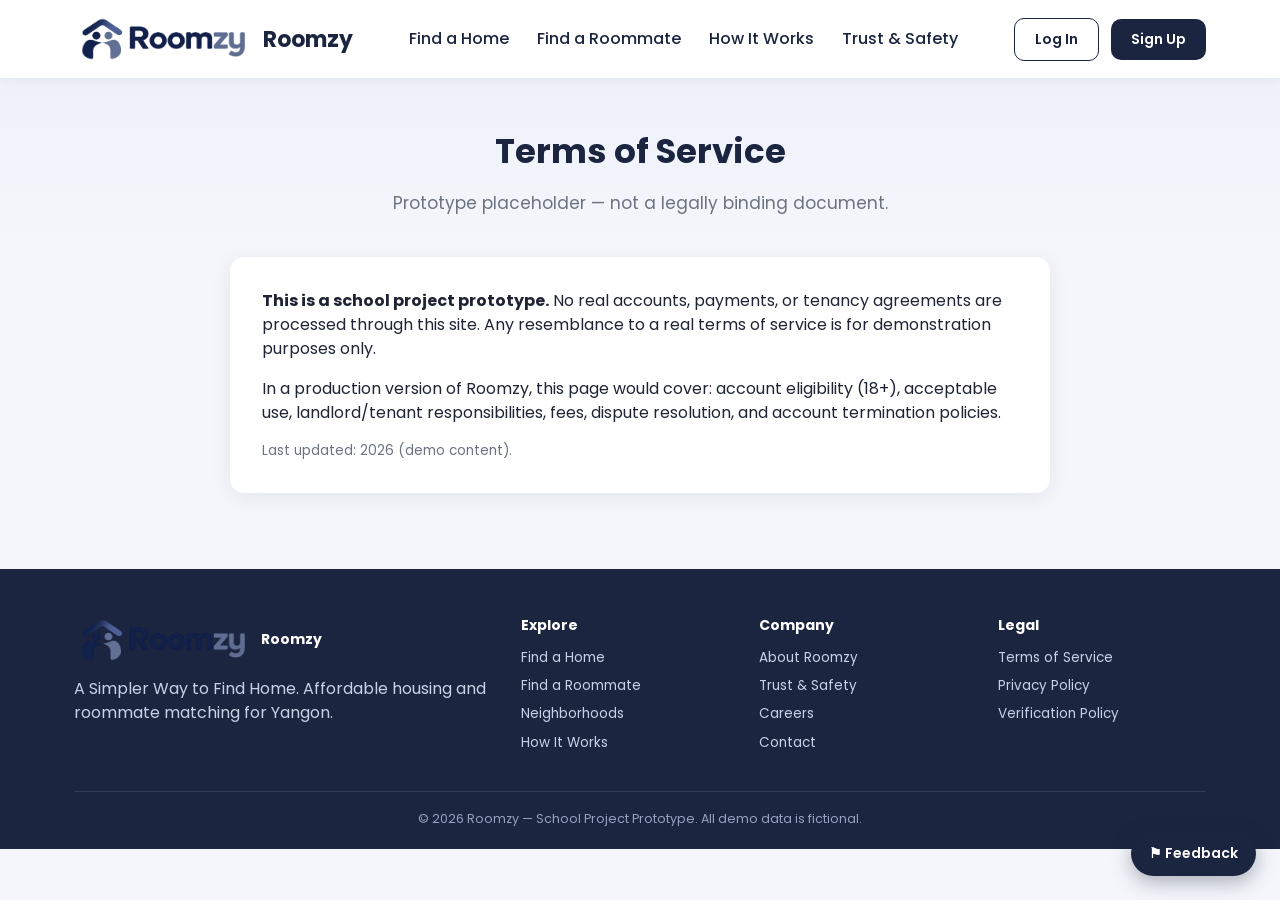
<file: terms.html>
<!DOCTYPE html>
<html lang="en">
<head>
<meta charset="UTF-8">
<meta name="viewport" content="width=device-width, initial-scale=1.0">
<title>Terms of Service - Roomzy</title>
<link rel="stylesheet" href="style.css">
<link rel="preconnect" href="https://fonts.googleapis.com">
<link href="https://fonts.googleapis.com/css2?family=Poppins:wght@400;500;600;700&display=swap" rel="stylesheet">
</head>
<body>

<nav class="navbar">
  <div class="nav-inner">
    <a href="index.html" class="logo"><img src="real-logo.png" alt="Roomzy">Roomzy</a>
    <div class="nav-links">
      <a href="find-a-home.html">Find a Home</a>
      <a href="index.html#roommate">Find a Roommate</a>
      <a href="index.html#how">How It Works</a>
      <a href="index.html#trust">Trust & Safety</a>
    </div>
    <div class="nav-actions" id="navActions"></div>
  </div>
</nav>

<div class="hero" style="padding:48px 0 30px;">
  <div class="container">
    <h1 style="font-size:34px;">Terms of Service</h1>
    <p style="max-width:700px;margin:0 auto;">Prototype placeholder — not a legally binding document.</p>
  </div>
</div>

<div class="container section" style="padding-top:10px;">
  <div style="background:var(--white);border-radius:var(--radius);box-shadow:var(--shadow);padding:32px;max-width:820px;margin:0 auto;">
    <p style="margin-bottom:16px;"><b>This is a school project prototype.</b> No real accounts, payments, or tenancy agreements are processed through this site. Any resemblance to a real terms of service is for demonstration purposes only.</p>
    <p style="margin-bottom:16px;">In a production version of Roomzy, this page would cover: account eligibility (18+), acceptable use, landlord/tenant responsibilities, fees, dispute resolution, and account termination policies.</p>
    <p style="color:var(--muted);font-size:13.5px;">Last updated: 2026 (demo content).</p>
  </div>
</div>

<footer>
  <div class="container">
    <div class="footer-grid">
      <div>
        <h5><a href="index.html" style="color:#fff;display:flex;align-items:center;gap:8px;"><img src="real-logo.png" alt="Roomzy" style="height:50px;">Roomzy</a></h5>
        <p style="margin-top:10px;">A Simpler Way to Find Home. Affordable housing and roommate matching for Yangon.</p>
      </div>
      <div>
        <h5>Explore</h5>
        <ul>
          <li><a href="find-a-home.html">Find a Home</a></li>
          <li><a href="index.html#roommate">Find a Roommate</a></li>
          <li><a href="index.html#neighborhoods">Neighborhoods</a></li>
          <li><a href="index.html#how">How It Works</a></li>
        </ul>
      </div>
      <div>
        <h5>Company</h5>
        <ul>
          <li><a href="about.html">About Roomzy</a></li>
          <li><a href="index.html#trust">Trust & Safety</a></li>
          <li><a href="careers.html">Careers</a></li>
          <li><a href="contact.html">Contact</a></li>
        </ul>
      </div>
      <div>
        <h5>Legal</h5>
        <ul>
          <li><a href="terms.html">Terms of Service</a></li>
          <li><a href="privacy.html">Privacy Policy</a></li>
          <li><a href="verification.html">Verification Policy</a></li>
        </ul>
      </div>
    </div>
    <div class="footer-bottom">© 2026 Roomzy — School Project Prototype. All demo data is fictional.</div>
  </div>
</footer>

<div id="toast" class="toast"></div>
<script src="app.js"></script>
</body>
</html>
</file>
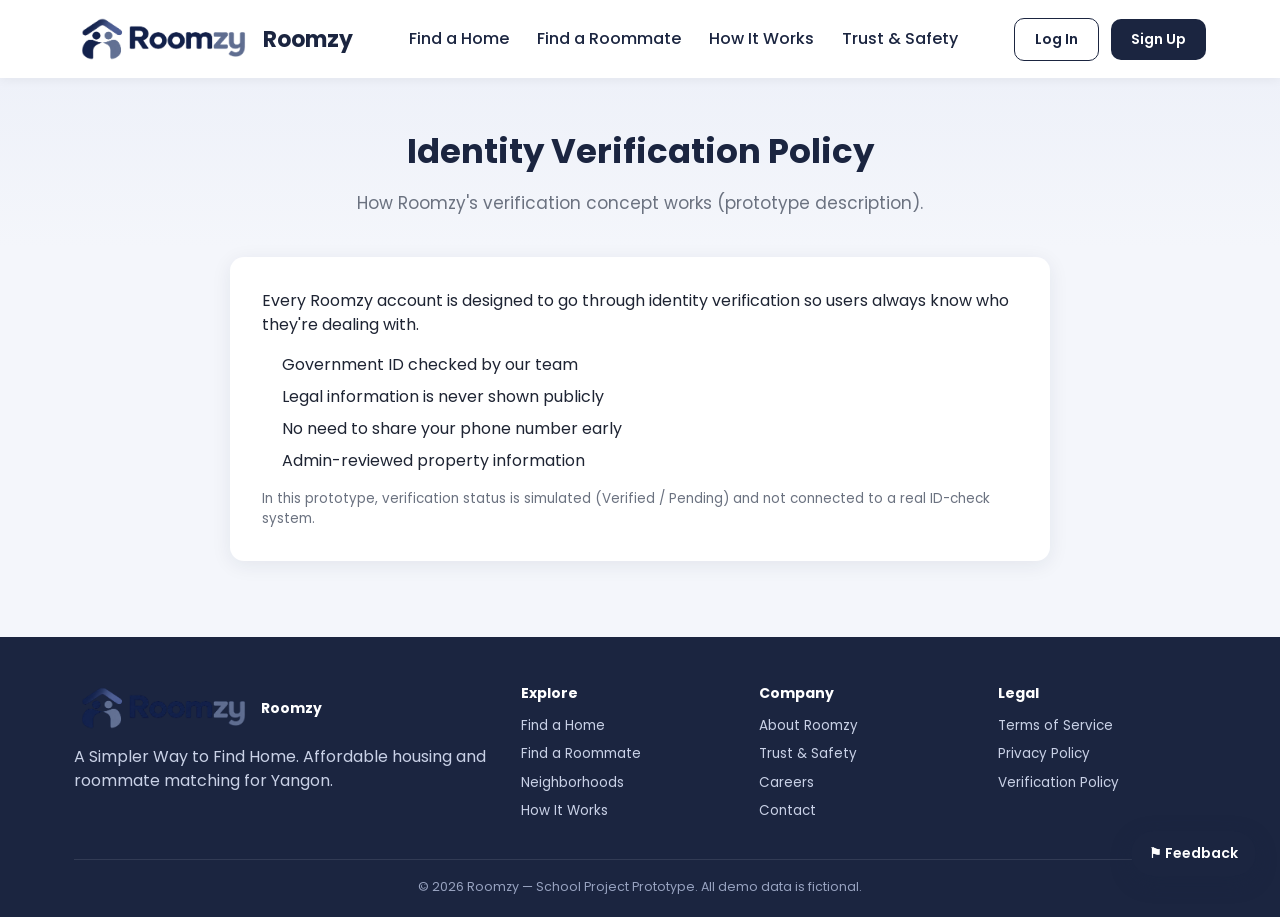
<file: verification.html>
<!DOCTYPE html>
<html lang="en">
<head>
<meta charset="UTF-8">
<meta name="viewport" content="width=device-width, initial-scale=1.0">
<title>Verification Policy - Roomzy</title>
<link rel="stylesheet" href="style.css">
<link rel="preconnect" href="https://fonts.googleapis.com">
<link href="https://fonts.googleapis.com/css2?family=Poppins:wght@400;500;600;700&display=swap" rel="stylesheet">
</head>
<body>

<nav class="navbar">
  <div class="nav-inner">
    <a href="index.html" class="logo"><img src="real-logo.png" alt="Roomzy">Roomzy</a>
    <div class="nav-links">
      <a href="find-a-home.html">Find a Home</a>
      <a href="index.html#roommate">Find a Roommate</a>
      <a href="index.html#how">How It Works</a>
      <a href="index.html#trust">Trust & Safety</a>
    </div>
    <div class="nav-actions" id="navActions"></div>
  </div>
</nav>

<div class="hero" style="padding:48px 0 30px;">
  <div class="container">
    <h1 style="font-size:34px;">Identity Verification Policy</h1>
    <p style="max-width:700px;margin:0 auto;">How Roomzy's verification concept works (prototype description).</p>
  </div>
</div>

<div class="container section" style="padding-top:10px;">
  <div style="background:var(--white);border-radius:var(--radius);box-shadow:var(--shadow);padding:32px;max-width:820px;margin:0 auto;">
    <p style="margin-bottom:16px;">Every Roomzy account is designed to go through identity verification so users always know who they're dealing with.</p>
    <ul style="margin:0 0 16px 20px;color:var(--text);">
      <li style="margin-bottom:8px;">Government ID checked by our team</li>
      <li style="margin-bottom:8px;">Legal information is never shown publicly</li>
      <li style="margin-bottom:8px;">No need to share your phone number early</li>
      <li style="margin-bottom:8px;">Admin-reviewed property information</li>
    </ul>
    <p style="color:var(--muted);font-size:13.5px;">In this prototype, verification status is simulated (Verified / Pending) and not connected to a real ID-check system.</p>
  </div>
</div>

<footer>
  <div class="container">
    <div class="footer-grid">
      <div>
        <h5><a href="index.html" style="color:#fff;display:flex;align-items:center;gap:8px;"><img src="real-logo.png" alt="Roomzy" style="height:50px;">Roomzy</a></h5>
        <p style="margin-top:10px;">A Simpler Way to Find Home. Affordable housing and roommate matching for Yangon.</p>
      </div>
      <div>
        <h5>Explore</h5>
        <ul>
          <li><a href="find-a-home.html">Find a Home</a></li>
          <li><a href="index.html#roommate">Find a Roommate</a></li>
          <li><a href="index.html#neighborhoods">Neighborhoods</a></li>
          <li><a href="index.html#how">How It Works</a></li>
        </ul>
      </div>
      <div>
        <h5>Company</h5>
        <ul>
          <li><a href="about.html">About Roomzy</a></li>
          <li><a href="index.html#trust">Trust & Safety</a></li>
          <li><a href="careers.html">Careers</a></li>
          <li><a href="contact.html">Contact</a></li>
        </ul>
      </div>
      <div>
        <h5>Legal</h5>
        <ul>
          <li><a href="terms.html">Terms of Service</a></li>
          <li><a href="privacy.html">Privacy Policy</a></li>
          <li><a href="verification.html">Verification Policy</a></li>
        </ul>
      </div>
    </div>
    <div class="footer-bottom">© 2026 Roomzy — School Project Prototype. All demo data is fictional.</div>
  </div>
</footer>

<div id="toast" class="toast"></div>
<script src="app.js"></script>
</body>
</html>
</file>
<file: style.css>
:root{
  --navy:#1b2540;
  --navy-2:#2c3a63;
  --blue-gray:#6b7c9c;
  --blue-gray-light:#9aa8c2;
  --bg:#f4f6fb;
  --white:#ffffff;
  --text:#1e2433;
  --muted:#6b7280;
  --radius:14px;
  --shadow:0 4px 20px rgba(27,37,64,0.08);
}
*{box-sizing:border-box;margin:0;padding:0;}
body{
  font-family:'Poppins',-apple-system,BlinkMacSystemFont,'Segoe UI',sans-serif;
  background:var(--bg);
  color:var(--text);
  line-height:1.5;
}
a{text-decoration:none;color:inherit;}
img{max-width:100%;display:block;}
button{font-family:inherit;cursor:pointer;border:none;}
ul{list-style:none;}

.container{max-width:1180px;margin:0 auto;padding:0 24px;}

/* NAV */
.navbar{
  position:sticky;top:0;z-index:100;
  background:var(--white);
  box-shadow:0 2px 10px rgba(0,0,0,0.05);
}
.nav-inner{
  display:flex;align-items:center;justify-content:space-between;
  padding:14px 24px;max-width:1180px;margin:0 auto;
}
.logo{display:flex;align-items:center;gap:10px;font-weight:700;font-size:22px;color:var(--navy);}
.logo img{height:50px;width:auto;max-width:220px;object-fit:contain;display:block;}
.logo-icon{width:34px;height:34px;border-radius:8px;background:linear-gradient(135deg,var(--navy),var(--blue-gray-light));}
.footer-logo-badge{display:inline-flex;align-items:center;justify-content:center;width:58px;height:58px;background:#fff;border-radius:12px;padding:6px;flex-shrink:0;overflow:hidden;}
.footer-logo-badge img{height:100%;width:100%;object-fit:contain;display:block;}
.nav-links{display:flex;gap:28px;font-weight:500;color:var(--navy);}
.nav-links a:hover{color:var(--blue-gray);}
.nav-actions{display:flex;gap:12px;align-items:center;}
.btn{
  padding:10px 20px;border-radius:10px;font-weight:600;font-size:14px;
  transition:all .2s ease;display:inline-block;
}
.btn-primary{background:var(--navy);color:var(--white);}
.btn-primary:hover{background:var(--navy-2);}
.btn-outline{background:transparent;color:var(--navy);border:1.5px solid var(--navy);}
.btn-outline:hover{background:var(--navy);color:var(--white);}
.btn-ghost{background:transparent;color:var(--navy);font-weight:600;}
.hamburger{display:none;font-size:26px;background:none;color:var(--navy);}

/* PREMIUM BANNER */
.premium-banner{
  background:linear-gradient(120deg,var(--navy) 0%,var(--navy-2) 60%,var(--blue-gray) 100%);
  color:var(--white);padding:22px 0;
}
.premium-inner{
  display:flex;align-items:center;justify-content:space-between;flex-wrap:wrap;gap:16px;
  max-width:1180px;margin:0 auto;padding:0 24px;
}
.premium-text h3{font-size:19px;margin-bottom:4px;}
.premium-text p{font-size:14px;color:#cdd6ea;}
.premium-actions{display:flex;gap:10px;}
.btn-white{background:var(--white);color:var(--navy);}
.btn-white:hover{background:#e7ebf5;}
.btn-outline-white{border:1.5px solid var(--white);color:var(--white);background:transparent;}
.btn-outline-white:hover{background:rgba(255,255,255,0.12);}

/* AD PLACEMENTS */
.ad-top-strip{background:#f7f9fd;border-bottom:1px solid #e8ebf3;padding:14px 0;}
.ad-top-grid{display:grid;grid-template-columns:1fr 1fr;gap:14px;}
.placeholder-ad{border-radius:14px;box-shadow:var(--shadow);padding:16px 18px;position:relative;overflow:hidden;display:flex;align-items:center;gap:14px;min-height:88px;}
.placeholder-ad .ad-label{font-size:9px;font-weight:800;letter-spacing:.08em;opacity:.68;position:absolute;top:9px;right:12px;}
.placeholder-ad strong{display:block;color:var(--navy);font-size:15px;margin-bottom:4px;padding-right:56px;}
.placeholder-ad small,.placeholder-ad p{display:block;color:var(--muted);font-size:12px;line-height:1.45;margin:0;}
.ad-blue{background:linear-gradient(135deg,#eef2fb,#dfe8f8);border:1px solid #d6e0f0;}
.ad-mint{background:linear-gradient(135deg,#edf9f6,#dff3ee);border:1px solid #cfece5;}
.ad-amber{background:linear-gradient(135deg,#fff8e9,#fff0cb);border:1px solid #f1dfb5;}
.ad-action{margin-left:auto;flex-shrink:0;border:0;border-radius:9px;background:var(--navy);color:#fff;padding:9px 12px;font-size:11.5px;font-weight:700;}
.ad-action:hover{background:var(--navy-2);}
.with-ad-rail{display:grid;grid-template-columns:minmax(0,1fr) 260px;gap:28px;align-items:start;}
.main-column{min-width:0;}
.ad-rail{display:flex;flex-direction:column;gap:16px;position:sticky;top:90px;}
.ad-rail-card{display:block;min-height:auto;}
.ad-rail-card strong{padding-right:0;font-size:15px;}
.ad-rail-card .ad-label{position:static;display:block;margin-bottom:10px;font-size:9px;}
.ad-rail-card p{margin:8px 0 14px;}
.ad-rail-card .ad-action{margin:0;width:100%;}

/* HERO */
.hero{
  background:linear-gradient(180deg,#eef1f9 0%,var(--bg) 100%);
  padding:64px 0 40px;text-align:center;
}
.hero h1{font-size:42px;color:var(--navy);font-weight:700;margin-bottom:14px;}
.hero p{font-size:17px;color:var(--muted);max-width:620px;margin:0 auto 28px;}
.hero-ctas{display:flex;justify-content:center;gap:16px;margin-bottom:36px;}
.hero-ctas .btn{padding:14px 30px;font-size:15px;}

/* SEARCH BAR */
.search-bar{
  background:var(--white);border-radius:var(--radius);box-shadow:var(--shadow);
  padding:18px;display:flex;flex-wrap:wrap;gap:12px;max-width:920px;margin:0 auto;
}
.search-bar select,.search-bar input{
  flex:1;min-width:140px;padding:12px 14px;border:1.5px solid #e3e7f0;border-radius:10px;
  font-size:14px;color:var(--text);background:var(--bg);
}
.search-bar button{
  background:var(--navy);color:var(--white);padding:12px 26px;border-radius:10px;font-weight:600;
}
.search-bar button:hover{background:var(--navy-2);}

/* SECTIONS */
.section{padding:56px 0;}
.section-head{display:flex;justify-content:space-between;align-items:flex-end;margin-bottom:30px;flex-wrap:wrap;gap:10px;}
.section-head h2{font-size:28px;color:var(--navy);}
.section-head p{color:var(--muted);font-size:14px;margin-top:4px;}
.link-all{color:var(--blue-gray);font-weight:600;font-size:14px;}

/* PROPERTY GRID */
.grid{display:grid;grid-template-columns:repeat(auto-fill,minmax(280px,1fr));gap:22px;}
.card{
  background:var(--white);border-radius:var(--radius);overflow:hidden;box-shadow:var(--shadow);
  transition:transform .2s ease, box-shadow .2s ease;position:relative;
}
.card:hover{transform:translateY(-4px);box-shadow:0 10px 30px rgba(27,37,64,0.14);}
.card-img{height:180px;background-size:cover;background-position:center;position:relative;}
.badge{
  position:absolute;top:12px;left:12px;background:rgba(27,37,64,0.85);color:#fff;
  font-size:11px;font-weight:700;padding:5px 10px;border-radius:20px;
}
.badge-verified{background:#2f8f5b;}
.save-btn{
  position:absolute;top:12px;right:12px;width:34px;height:34px;border-radius:50%;
  background:rgba(255,255,255,0.9);display:flex;align-items:center;justify-content:center;
  font-size:16px;color:var(--navy);
}
.save-btn.saved{color:#e0405c;}
.card-body{padding:16px;}
.card-body h3{font-size:16px;margin-bottom:4px;color:var(--navy);}
.card-loc{font-size:13px;color:var(--muted);margin-bottom:8px;}
.card-price{font-size:17px;font-weight:700;color:var(--navy-2);margin-bottom:8px;}
.card-meta{font-size:12.5px;color:var(--muted);margin-bottom:10px;}
.card-tags{display:flex;gap:6px;flex-wrap:wrap;margin-bottom:12px;}
.tag{background:#eef1f9;color:var(--navy);font-size:11px;padding:4px 9px;border-radius:12px;font-weight:600;}
.card-btn{
  display:block;text-align:center;background:var(--navy);color:#fff;padding:10px;border-radius:9px;
  font-weight:600;font-size:13.5px;
}
.card-btn:hover{background:var(--navy-2);}

/* NEIGHBORHOODS */
.hood-grid{display:grid;grid-template-columns:repeat(auto-fill,minmax(230px,1fr));gap:20px;}
.hood-card{border-radius:var(--radius);overflow:hidden;position:relative;height:160px;box-shadow:var(--shadow);transition:transform .2s ease, box-shadow .2s ease;}
.hood-card:hover{transform:translateY(-4px);box-shadow:0 10px 30px rgba(27,37,64,0.18);}
.hood-card .overlay{
  position:absolute;inset:0;background:linear-gradient(180deg,rgba(27,37,64,0.05),rgba(27,37,64,0.85));
  display:flex;flex-direction:column;justify-content:flex-end;padding:14px;color:#fff;
}
.hood-card h4{font-size:17px;margin-bottom:2px;}
.hood-card span{font-size:12px;color:#d6dcec;}


/* ROOMMATE PROFILE SIGNUP */
.profile-section-title{font-size:13px;font-weight:700;color:var(--navy);margin:18px 0 10px;padding-top:6px;border-top:1px solid #eef1f7;}
.hobby-grid{display:grid;grid-template-columns:repeat(2,minmax(0,1fr));gap:8px;margin-top:6px;}
.hobby-option{display:flex;align-items:center;gap:8px;border:1px solid #e3e7f0;border-radius:9px;padding:8px 10px;background:#fafbfe;font-size:12.5px;color:var(--text);cursor:pointer;}
.hobby-option input{accent-color:var(--navy);}
.profile-helper{font-size:12px;color:var(--muted);margin-top:5px;}
.form-row{display:grid;grid-template-columns:1fr 1fr;gap:12px;}
@media(max-width:600px){
  .form-row{grid-template-columns:1fr;}
  .hobby-grid{grid-template-columns:1fr 1fr;}
}

/* ROOMMATE */
.roommate-grid{display:grid;grid-template-columns:repeat(auto-fill,minmax(240px,1fr));gap:20px;}
.rm-card{background:var(--white);border-radius:var(--radius);box-shadow:var(--shadow);padding:18px;text-align:center;}
.rm-avatar{
  width:76px;height:76px;border-radius:50%;margin:0 auto 12px;
  background:linear-gradient(135deg,var(--navy),var(--blue-gray-light));
  display:flex;align-items:center;justify-content:center;color:#fff;font-weight:700;font-size:22px;
}
.rm-card h4{font-size:16px;color:var(--navy);}
.rm-card p{font-size:12.5px;color:var(--muted);margin:4px 0 10px;}
.compat{
  font-weight:700;font-size:15px;color:#2f8f5b;margin-bottom:10px;
}
.like-btn{
  width:100%;background:var(--navy);color:#fff;padding:9px;border-radius:9px;font-weight:600;font-size:13px;
}
.like-btn.liked{background:#2f8f5b;}

/* HOW IT WORKS */
.steps{display:grid;grid-template-columns:repeat(auto-fit,minmax(220px,1fr));gap:24px;}
.step{background:var(--white);border-radius:var(--radius);padding:24px;box-shadow:var(--shadow);}
.step-num{
  width:36px;height:36px;border-radius:10px;background:var(--navy);color:#fff;font-weight:700;
  display:flex;align-items:center;justify-content:center;margin-bottom:14px;
}
.step h4{color:var(--navy);margin-bottom:6px;font-size:16px;}
.step p{font-size:13.5px;color:var(--muted);}

/* TRUST */
.trust{background:var(--white);border-radius:var(--radius);box-shadow:var(--shadow);padding:36px;text-align:center;}
.trust h2{color:var(--navy);margin-bottom:10px;}
.trust p{color:var(--muted);max-width:600px;margin:0 auto 24px;}
.trust-grid{display:grid;grid-template-columns:repeat(auto-fit,minmax(180px,1fr));gap:20px;}
.trust-item{padding:14px;}
.trust-item .icon{font-size:26px;margin-bottom:8px;}
.trust-item h5{color:var(--navy);font-size:14px;margin-bottom:4px;}
.trust-item p{font-size:12.5px;}

/* FOOTER */
footer{background:var(--navy);color:#c9d1e6;padding:46px 0 20px;margin-top:20px;}
.footer-grid{display:grid;grid-template-columns:2fr 1fr 1fr 1fr;gap:30px;margin-bottom:30px;}
.footer-grid h5{color:#fff;margin-bottom:12px;font-size:14px;}
.footer-grid ul li{margin-bottom:8px;font-size:13.5px;}
.footer-grid ul li:hover{color:#fff;cursor:pointer;}
.footer-bottom{text-align:center;font-size:12.5px;border-top:1px solid rgba(255,255,255,0.1);padding-top:18px;color:#98a3c0;}

/* MODAL */
.modal-overlay{
  position:fixed;inset:0;background:rgba(20,25,45,0.55);display:none;align-items:center;justify-content:center;
  z-index:1000;padding:20px;
}
.modal-overlay.active{display:flex;}
.modal{
  background:#fff;border-radius:16px;max-width:620px;width:100%;padding:28px;position:relative;
  max-height:90vh;overflow-y:auto;
}
.modal-close{position:absolute;top:14px;right:16px;font-size:20px;color:var(--muted);background:none;}
.modal h3{color:var(--navy);margin-bottom:6px;font-size:20px;}
.modal p.sub{color:var(--muted);font-size:13.5px;margin-bottom:20px;}
.form-group{margin-bottom:14px;}
.form-group label{display:block;font-size:13px;font-weight:600;color:var(--navy);margin-bottom:6px;}
.form-group input,.form-group select,.form-group textarea{
  width:100%;padding:11px 12px;border:1.5px solid #e3e7f0;border-radius:9px;font-size:14px;background:var(--bg);
}
.modal .btn-primary{width:100%;padding:13px;margin-top:8px;border-radius:10px;}
.form-toggle{text-align:center;font-size:13px;color:var(--muted);margin-top:14px;}
.form-toggle span{color:var(--navy);font-weight:600;cursor:pointer;}
.toast{
  position:fixed;bottom:24px;left:50%;transform:translateX(-50%);
  background:var(--navy);color:#fff;padding:13px 24px;border-radius:10px;font-size:14px;
  box-shadow:0 8px 24px rgba(0,0,0,0.2);z-index:2000;opacity:0;transition:opacity .3s ease;
}
.toast.show{opacity:1;}

/* verified small badge */
.verified-tag{color:#2f8f5b;font-weight:700;font-size:12.5px;}

@media(max-width:980px){
  .with-ad-rail{grid-template-columns:1fr;}
  .ad-rail{display:grid;grid-template-columns:repeat(2,minmax(0,1fr));position:static;}
}
@media(max-width:860px){
  .footer-grid{grid-template-columns:1fr 1fr;}
  .nav-links{display:none;}
  .hamburger{display:block;}
}
@media(max-width:600px){
  .ad-top-grid{grid-template-columns:1fr;}
  .ad-rail{grid-template-columns:1fr;}
  .placeholder-ad{align-items:flex-start;flex-wrap:wrap;padding-top:22px;}
  .ad-action{margin-left:0;}
  .hero h1{font-size:30px;}
  .search-bar{flex-direction:column;}
  .premium-inner{flex-direction:column;text-align:center;}
}


/* ===== Feedback & Report Button ===== */
#feedbackFab{
  position:fixed;bottom:24px;right:24px;z-index:900;
  background:var(--navy);color:#fff;padding:12px 18px;border-radius:30px;
  font-weight:600;font-size:14px;box-shadow:0 6px 20px rgba(27,37,64,0.35);
  display:flex;align-items:center;gap:6px;transition:transform .2s ease, background .2s ease;
}
#feedbackFab:hover{background:var(--navy-2);transform:translateY(-2px);}
@media(max-width:600px){
  #feedbackFab{bottom:16px;right:16px;padding:10px 14px;font-size:13px;}
}
</file>
